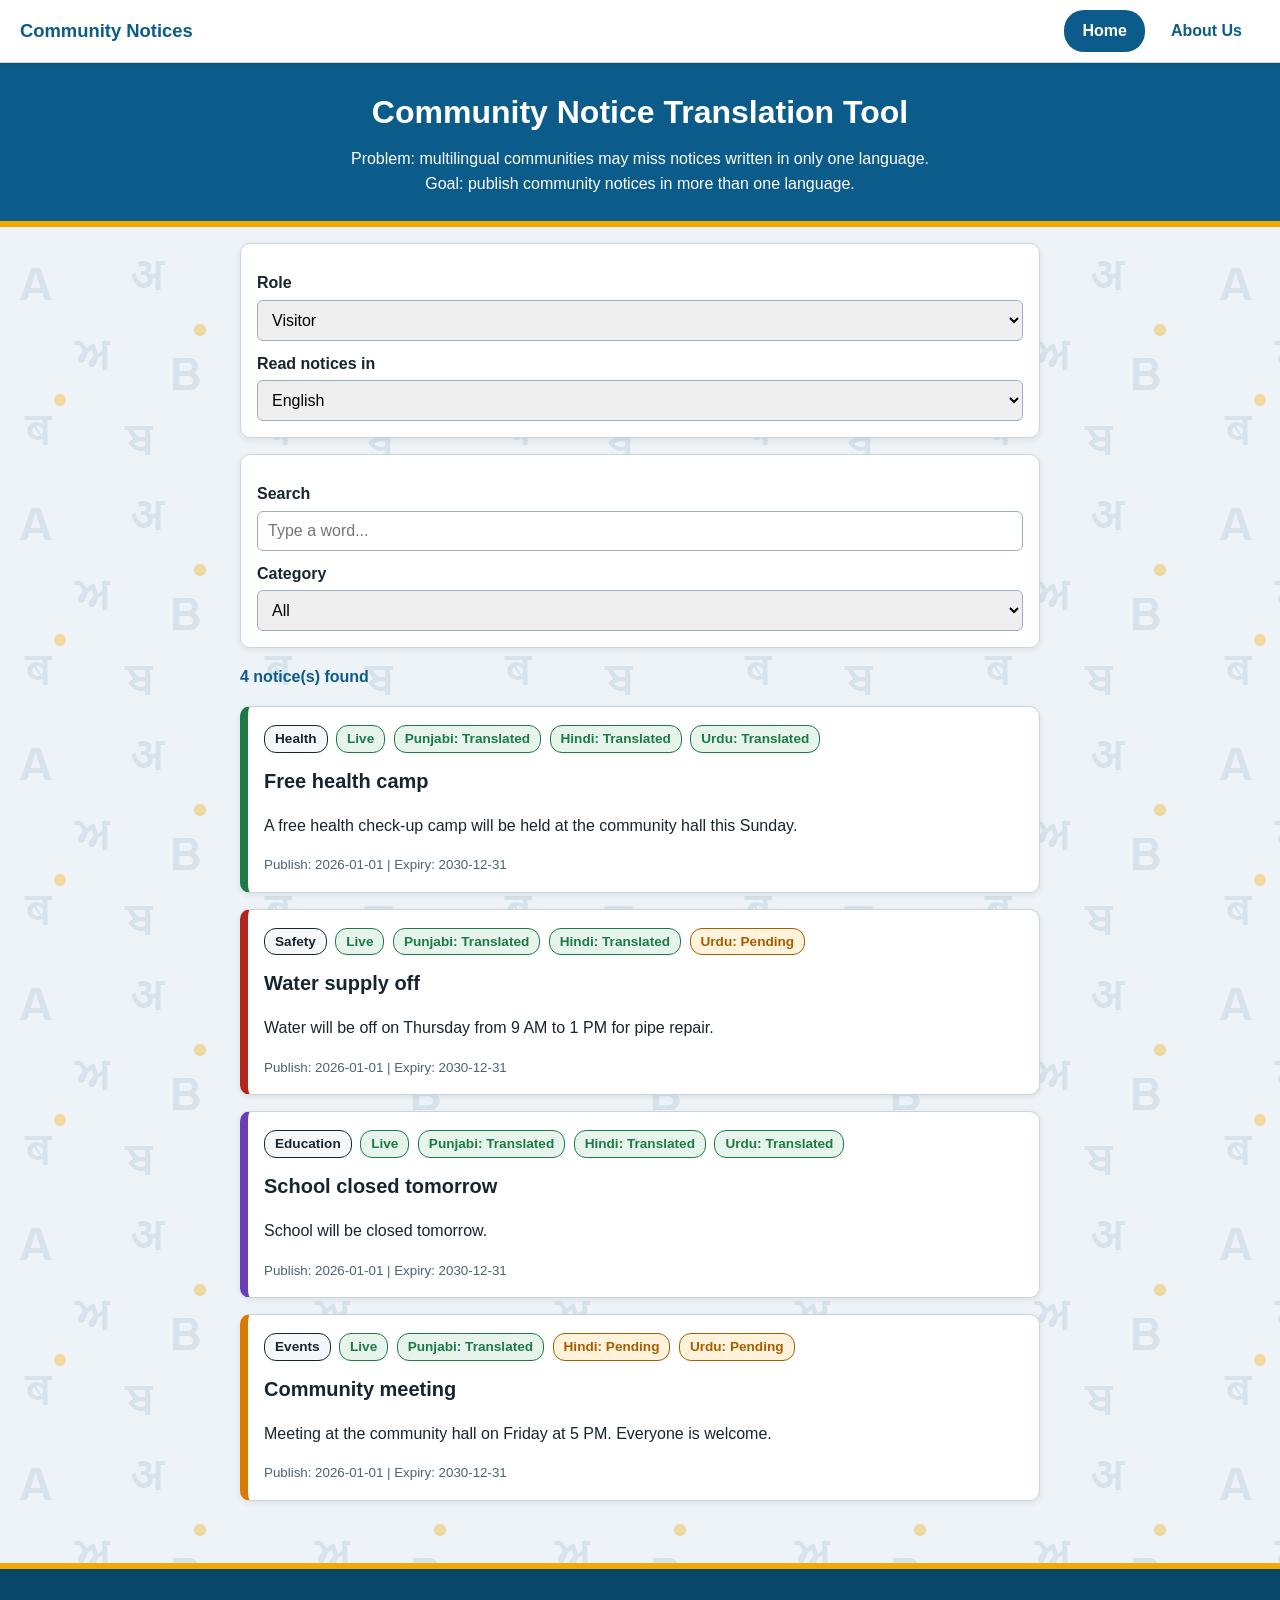
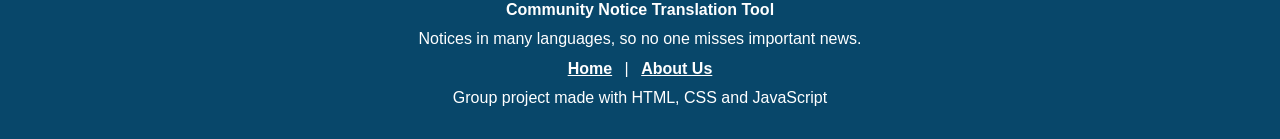
<file: index.html>
<!DOCTYPE html>
<html lang="en">
<head>
<meta charset="UTF-8">
<meta name="viewport" content="width=device-width, initial-scale=1">
<title>Community Notice Translation Tool</title>
<link rel="stylesheet" href="style.css">
</head>

<body>
<a class="skip" href="#notices">Skip to notices</a>

<nav>
  <span class="brand">Community Notices</span>
  <a class="active" href="index.html">Home</a>
  <a href="about.html">About Us</a>
</nav>

<header>
  <h1>Community Notice Translation Tool</h1>
  <p>Problem: multilingual communities may miss notices written in only one language.<br>
     Goal: publish community notices in more than one language.</p>
</header>

<main>
  <!-- Role and language -->
  <div class="box">
    <label for="role">Role</label>
    <select id="role" onchange="updateList()">
      <option value="visitor">Visitor</option>
      <option value="admin">Admin</option>
    </select>

    <label for="language">Read notices in</label>
    <select id="language" onchange="updateList()">
      <option value="en">English</option>
      <option value="pa">ਪੰਜਾਬੀ (Punjabi)</option>
      <option value="hi">हिन्दी (Hindi)</option>
      <option value="ur">اردو (Urdu)</option>
    </select>
  </div>

  <!-- Create notice (only Admin can see this) -->
  <div class="box" id="form">
    <h2>Create a notice</h2>

    <label for="category">Category</label>
    <select id="category">
      <option>Health</option>
      <option>Education</option>
      <option>Safety</option>
      <option>Events</option>
    </select>

    <label for="titleEn">Title (English)</label>
    <input id="titleEn">
    <label for="textEn">Message (English)</label>
    <textarea id="textEn"></textarea>

    <button onclick="translateNotice()">Translate to Punjabi, Hindi and Urdu</button>
    <p id="translateMsg" aria-live="polite"></p>

    <label for="titlePa">Title (Punjabi)</label>
    <input id="titlePa">
    <label for="textPa">Message (Punjabi)</label>
    <textarea id="textPa"></textarea>

    <label for="titleHi">Title (Hindi)</label>
    <input id="titleHi">
    <label for="textHi">Message (Hindi)</label>
    <textarea id="textHi"></textarea>

    <label for="titleUr">Title (Urdu)</label>
    <input id="titleUr" dir="rtl">
    <label for="textUr">Message (Urdu)</label>
    <textarea id="textUr" dir="rtl"></textarea>

    <small>You can also leave a language empty. Its status will be "Pending".</small>

    <label for="publish">Publish date</label>
    <input type="date" id="publish">
    <label for="expiry">Expiry date</label>
    <input type="date" id="expiry">

    <button onclick="addNotice()">Save notice</button>
  </div>

  <!-- Search and category filter -->
  <div class="box">
    <label for="search">Search</label>
    <input id="search" oninput="updateList()" placeholder="Type a word...">

    <label for="filter">Category</label>
    <select id="filter" onchange="updateList()">
      <option>All</option>
      <option>Health</option>
      <option>Education</option>
      <option>Safety</option>
      <option>Events</option>
    </select>
  </div>

  <p id="count" aria-live="polite"></p>

  <!-- All notices. Each notice has one part for each language (classes: en, pa, hi, ur) -->
  <div id="notices">

    <div class="box notice Health">
      <span class="tag">Health</span>
      <span class="tag green">Live</span>
      <span class="tag green">Punjabi: Translated</span>
      <span class="tag green">Hindi: Translated</span>
      <span class="tag green">Urdu: Translated</span>
      <div class="en">
        <h3>Free health camp</h3>
        <p>A free health check-up camp will be held at the community hall this Sunday.</p>
      </div>
      <div class="pa">
        <h3>ਮੁਫ਼ਤ ਸਿਹਤ ਕੈਂਪ</h3>
        <p>ਇਸ ਐਤਵਾਰ ਕਮਿਊਨਿਟੀ ਹਾਲ ਵਿੱਚ ਮੁਫ਼ਤ ਸਿਹਤ ਜਾਂਚ ਕੈਂਪ ਲੱਗੇਗਾ।</p>
      </div>
      <div class="hi">
        <h3>मुफ़्त स्वास्थ्य शिविर</h3>
        <p>इस रविवार सामुदायिक भवन में मुफ़्त स्वास्थ्य जाँच शिविर लगेगा।</p>
      </div>
      <div class="ur" dir="rtl">
        <h3>مفت صحت کیمپ</h3>
        <p>اس اتوار کمیونٹی ہال میں مفت صحت معائنہ کیمپ لگے گا۔</p>
      </div>
      <small>Publish: 2026-01-01 | Expiry: 2030-12-31</small>
    </div>

    <div class="box notice Safety">
      <span class="tag">Safety</span>
      <span class="tag green">Live</span>
      <span class="tag green">Punjabi: Translated</span>
      <span class="tag green">Hindi: Translated</span>
      <span class="tag orange">Urdu: Pending</span>
      <div class="en">
        <h3>Water supply off</h3>
        <p>Water will be off on Thursday from 9 AM to 1 PM for pipe repair.</p>
      </div>
      <div class="pa">
        <h3>ਪਾਣੀ ਦੀ ਸਪਲਾਈ ਬੰਦ</h3>
        <p>ਪਾਈਪ ਦੀ ਮੁਰੰਮਤ ਕਾਰਨ ਵੀਰਵਾਰ ਨੂੰ ਸਵੇਰੇ 9 ਵਜੇ ਤੋਂ ਦੁਪਹਿਰ 1 ਵਜੇ ਤੱਕ ਪਾਣੀ ਬੰਦ ਰਹੇਗਾ।</p>
      </div>
      <div class="hi">
        <h3>पानी की आपूर्ति बंद</h3>
        <p>पाइप की मरम्मत के कारण गुरुवार को सुबह 9 बजे से दोपहर 1 बजे तक पानी बंद रहेगा।</p>
      </div>
      <div class="ur">
        <p><i>Urdu translation is pending. Showing English.</i></p>
        <h3>Water supply off</h3>
        <p>Water will be off on Thursday from 9 AM to 1 PM for pipe repair.</p>
      </div>
      <small>Publish: 2026-01-01 | Expiry: 2030-12-31</small>
    </div>

    <div class="box notice Education">
      <span class="tag">Education</span>
      <span class="tag green">Live</span>
      <span class="tag green">Punjabi: Translated</span>
      <span class="tag green">Hindi: Translated</span>
      <span class="tag green">Urdu: Translated</span>
      <div class="en">
        <h3>School closed tomorrow</h3>
        <p>School will be closed tomorrow.</p>
      </div>
      <div class="pa">
        <h3>ਸਕੂਲ ਕੱਲ੍ਹ ਬੰਦ</h3>
        <p>ਸਕੂਲ ਕੱਲ੍ਹ ਬੰਦ ਰਹੇਗਾ।</p>
      </div>
      <div class="hi">
        <h3>स्कूल कल बंद</h3>
        <p>स्कूल कल बंद रहेगा।</p>
      </div>
      <div class="ur" dir="rtl">
        <h3>اسکول کل بند</h3>
        <p>اسکول کل بند رہے گا۔</p>
      </div>
      <small>Publish: 2026-01-01 | Expiry: 2030-12-31</small>
    </div>

    <div class="box notice Events">
      <span class="tag">Events</span>
      <span class="tag green">Live</span>
      <span class="tag green">Punjabi: Translated</span>
      <span class="tag orange">Hindi: Pending</span>
      <span class="tag orange">Urdu: Pending</span>
      <div class="en">
        <h3>Community meeting</h3>
        <p>Meeting at the community hall on Friday at 5 PM. Everyone is welcome.</p>
      </div>
      <div class="pa">
        <h3>ਕਮਿਊਨਿਟੀ ਮੀਟਿੰਗ</h3>
        <p>ਸ਼ੁੱਕਰਵਾਰ ਨੂੰ ਸ਼ਾਮ 5 ਵਜੇ ਕਮਿਊਨਿਟੀ ਹਾਲ ਵਿੱਚ ਮੀਟਿੰਗ ਹੋਵੇਗੀ। ਸਭ ਦਾ ਸਵਾਗਤ ਹੈ।</p>
      </div>
      <div class="hi">
        <p><i>Hindi translation is pending. Showing English.</i></p>
        <h3>Community meeting</h3>
        <p>Meeting at the community hall on Friday at 5 PM. Everyone is welcome.</p>
      </div>
      <div class="ur">
        <p><i>Urdu translation is pending. Showing English.</i></p>
        <h3>Community meeting</h3>
        <p>Meeting at the community hall on Friday at 5 PM. Everyone is welcome.</p>
      </div>
      <small>Publish: 2026-01-01 | Expiry: 2030-12-31</small>
    </div>

    <div class="box notice Events notlive">
      <span class="tag">Events</span>
      <span class="tag red">Expired</span>
      <span class="tag orange">Punjabi: Pending</span>
      <span class="tag orange">Hindi: Pending</span>
      <span class="tag orange">Urdu: Pending</span>
      <div class="en">
        <h3>Old village mela</h3>
        <p>This event has finished.</p>
      </div>
      <div class="pa">
        <p><i>Punjabi translation is pending. Showing English.</i></p>
        <h3>Old village mela</h3>
        <p>This event has finished.</p>
      </div>
      <div class="hi">
        <p><i>Hindi translation is pending. Showing English.</i></p>
        <h3>Old village mela</h3>
        <p>This event has finished.</p>
      </div>
      <div class="ur">
        <p><i>Urdu translation is pending. Showing English.</i></p>
        <h3>Old village mela</h3>
        <p>This event has finished.</p>
      </div>
      <small>Publish: 2025-01-01 | Expiry: 2025-02-01</small>
    </div>

  </div>
</main>

<footer>
  <p><b>Community Notice Translation Tool</b></p>
  <p>Notices in many languages, so no one misses important news.</p>
  <p><a href="index.html">Home</a> | <a href="about.html">About Us</a></p>
  <p>Group project made with HTML, CSS and JavaScript</p>
</footer>

<script src="script.js"></script>
</body>
</html>
</file>
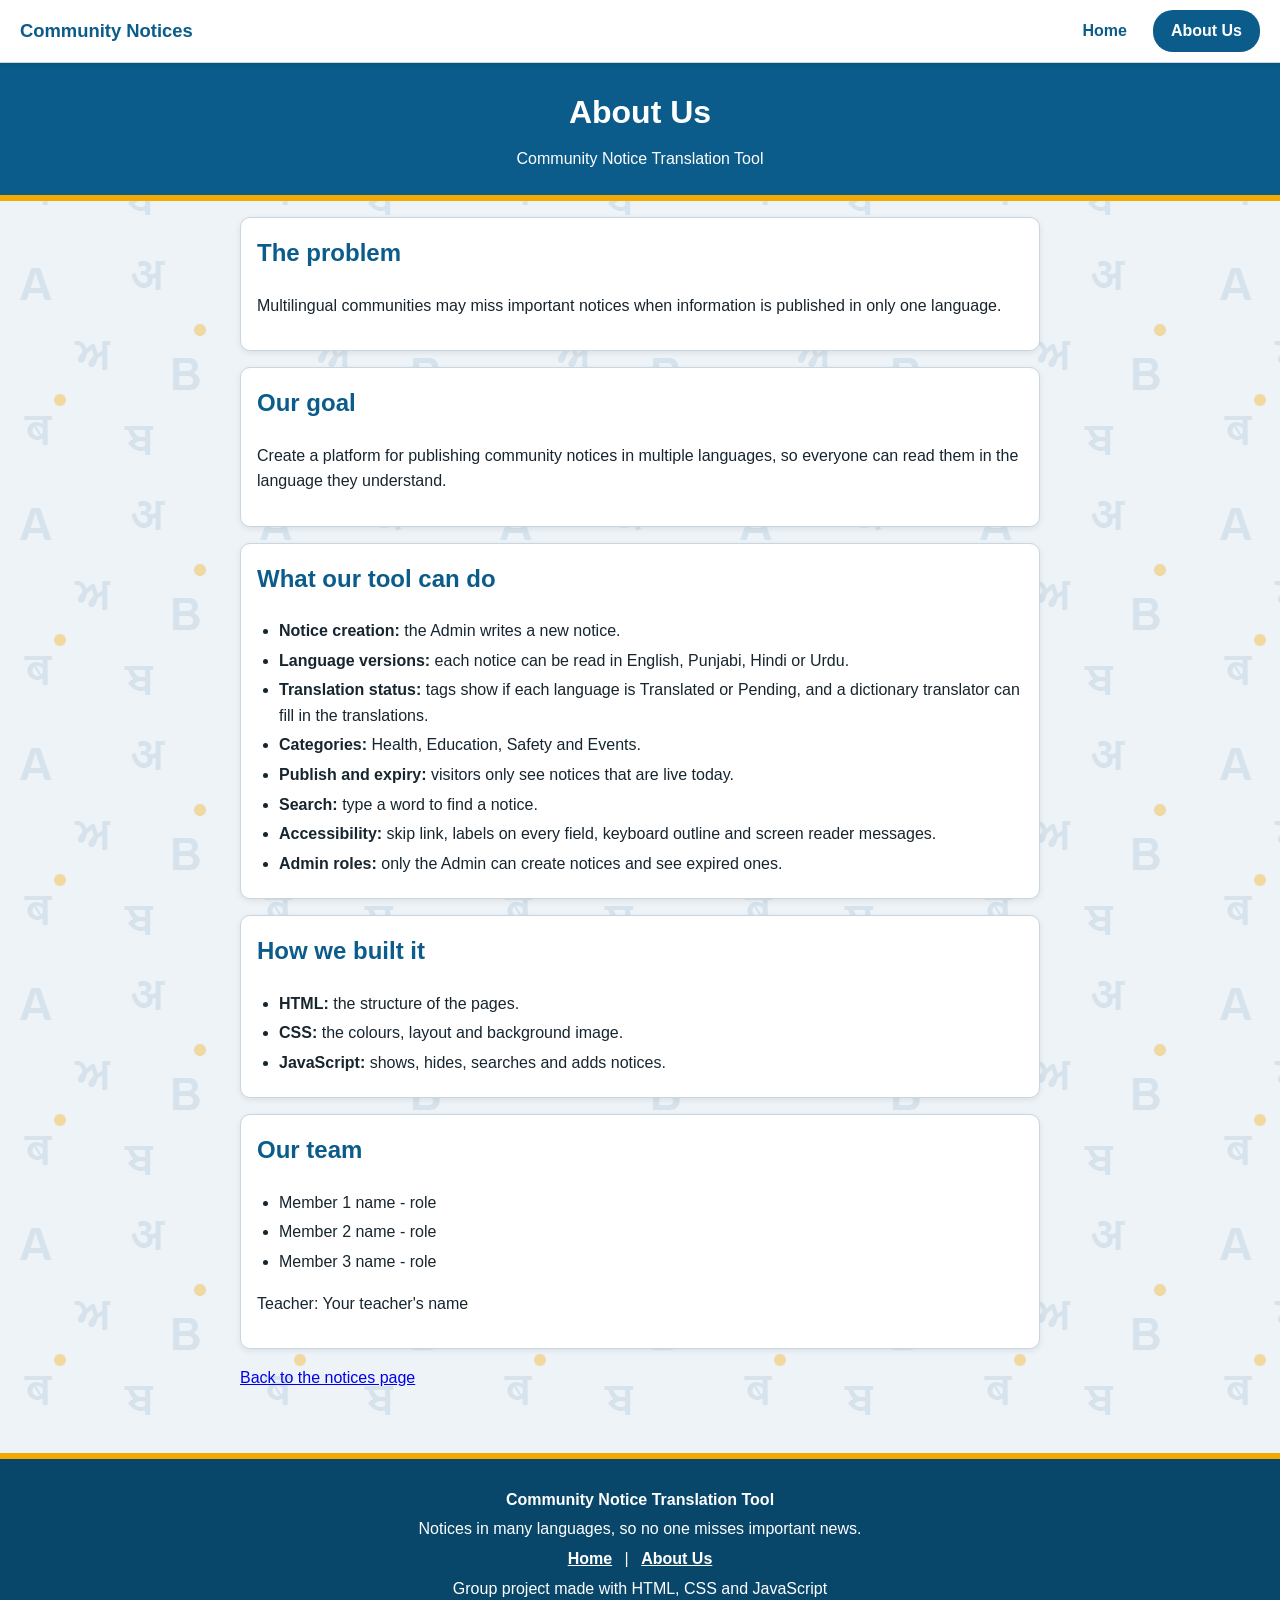
<file: about.html>
<!DOCTYPE html>
<html lang="en">
<head>
<meta charset="UTF-8">
<meta name="viewport" content="width=device-width, initial-scale=1">
<title>About Us - Community Notice Translation Tool</title>
<link rel="stylesheet" href="style.css">
</head>

<body>
<a class="skip" href="#content">Skip to content</a>

<nav>
  <span class="brand">Community Notices</span>
  <a href="index.html">Home</a>
  <a class="active" href="about.html">About Us</a>
</nav>

<header>
  <h1>About Us</h1>
  <p>Community Notice Translation Tool</p>
</header>

<main id="content">

  <div class="box">
    <h2>The problem</h2>
    <p>Multilingual communities may miss important notices when information is published in only one language.</p>
  </div>

  <div class="box">
    <h2>Our goal</h2>
    <p>Create a platform for publishing community notices in multiple languages, so everyone can read them in the language they understand.</p>
  </div>

  <div class="box">
    <h2>What our tool can do</h2>
    <ul>
      <li><b>Notice creation:</b> the Admin writes a new notice.</li>
      <li><b>Language versions:</b> each notice can be read in English, Punjabi, Hindi or Urdu.</li>
      <li><b>Translation status:</b> tags show if each language is Translated or Pending, and a dictionary translator can fill in the translations.</li>
      <li><b>Categories:</b> Health, Education, Safety and Events.</li>
      <li><b>Publish and expiry:</b> visitors only see notices that are live today.</li>
      <li><b>Search:</b> type a word to find a notice.</li>
      <li><b>Accessibility:</b> skip link, labels on every field, keyboard outline and screen reader messages.</li>
      <li><b>Admin roles:</b> only the Admin can create notices and see expired ones.</li>
    </ul>
  </div>

  <div class="box">
    <h2>How we built it</h2>
    <ul>
      <li><b>HTML:</b> the structure of the pages.</li>
      <li><b>CSS:</b> the colours, layout and background image.</li>
      <li><b>JavaScript:</b> shows, hides, searches and adds notices.</li>
    </ul>
  </div>

  <div class="box">
    <h2>Our team</h2>
    <ul>
      <li>Member 1 name - role</li>
      <li>Member 2 name - role</li>
      <li>Member 3 name - role</li>
    </ul>
    <p>Teacher: Your teacher's name</p>
  </div>

  <p><a href="index.html">Back to the notices page</a></p>

</main>

<footer>
  <p><b>Community Notice Translation Tool</b></p>
  <p>Notices in many languages, so no one misses important news.</p>
  <p><a href="index.html">Home</a> | <a href="about.html">About Us</a></p>
  <p>Group project made with HTML, CSS and JavaScript</p>
</footer>
</body>
</html>
</file>
<file: style.css>
/* CSS: the LOOK of the page */

/* ---------- Basic page ---------- */
body {
  font-family: Arial, sans-serif;
  background: #eef3f7 url("bg.svg");   /* background image (repeats like tiles) */
  color: #17252f;
  margin: 0;
  line-height: 1.6;
  background: #eef3f7 url("image.png");   

}

header {
  background: #0b5c8a;
  color: white;
  padding: 24px 16px;
  border-bottom: 6px solid #f2a900;   /* yellow line under the header */
  text-align: center;
}
header h1 { margin: 0 0 8px; font-size: 2rem; }
header p { margin: 0; max-width: 650px; margin: auto; }

main { max-width: 800px; margin: auto; padding: 16px; }

h2 { margin-top: 0; color: #0b5c8a; }
h3 { margin: 10px 0 4px; font-size: 1.25rem; }

/* ---------- Skip link (hidden until you press Tab) ---------- */
.skip { position: absolute; left: -999px; }
.skip:focus { left: 10px; top: 10px; background: white; color: black; padding: 8px; z-index: 10; }

/* ---------- Navigation bar (a white bar at the top that stays when you scroll) ---------- */
nav {
  display: flex;
  align-items: center;
  gap: 8px;
  background: white;
  padding: 10px 20px;
  border-bottom: 1px solid #c9d6df;
  box-shadow: 0 2px 6px rgba(0, 0, 0, 0.1);
  position: sticky;      /* stays at the top while scrolling */
  top: 0;
  z-index: 5;
}
nav .brand {
  font-weight: bold;
  font-size: 1.15rem;
  color: #0b5c8a;
  margin-right: auto;    /* pushes the links to the right side */
}
nav a {
  color: #0b5c8a;
  font-weight: bold;
  text-decoration: none;
  padding: 8px 18px;
  border-radius: 20px;   /* round pill shape */
}
nav a:hover { background: #dcebf5; }
/* The page you are on now (class "active" in the HTML) */
nav a.active { background: #0b5c8a; color: white; }

/* Space for the sticky bar when jumping to a link like #notices */
html { scroll-padding-top: 70px; }

/* ---------- Footer ---------- */
footer {
  background: #08476a;
  color: white;
  text-align: center;
  padding: 24px 16px;
  margin-top: 30px;
  border-top: 6px solid #f2a900;
}
footer p { margin: 4px 0; }
footer a { color: white; font-weight: bold; margin: 0 8px; }
footer a:hover { color: #f2a900; }

/* Keep the footer low on short pages (like About Us) */
main { min-height: 60vh; }

/* ---------- About page ---------- */
.box ul { margin: 6px 0; padding-left: 22px; }
.box li { margin-bottom: 4px; }
.box a { color: #0b5c8a; font-weight: bold; }

/* ---------- Boxes (cards) ---------- */
.box {
  background: white;
  border: 1px solid #c9d6df;
  border-radius: 10px;
  padding: 16px;
  margin-bottom: 16px;
  box-shadow: 0 2px 6px rgba(0, 0, 0, 0.08);   /* soft shadow */
}

/* ---------- Form fields and buttons ---------- */
label { display: block; font-weight: bold; margin-top: 10px; margin-bottom: 4px; }

input, select, textarea, button {
  font-size: 1rem;
  padding: 10px;
  width: 100%;
  box-sizing: border-box;
  border: 1px solid #9bb0bf;
  border-radius: 6px;
}
textarea { min-height: 70px; }

input:hover, select:hover, textarea:hover { border-color: #0b5c8a; }

button {
  background: #f2a900;
  border: none;
  font-weight: bold;
  cursor: pointer;
  margin-top: 12px;
  transition: background 0.2s, transform 0.1s;   /* smooth change */
}
button:hover { background: #ffc233; }
button:active { transform: scale(0.98); }       /* small "press" effect */

/* The create form is hidden at first. JavaScript shows it for Admin. */
#form { display: none; border-top: 5px solid #f2a900; }

/* ---------- Result count ---------- */
#count { font-weight: bold; color: #0b5c8a; }

/* ---------- Notices ---------- */
.notice { border-left: 8px solid #0b5c8a; transition: transform 0.2s, box-shadow 0.2s; }
.notice:hover { transform: translateY(-3px); box-shadow: 0 6px 14px rgba(0, 0, 0, 0.15); }

/* A different colour for each category */
.notice.Health    { border-left-color: #1d7a46; }   /* green */
.notice.Education { border-left-color: #6a3fb5; }   /* purple */
.notice.Safety    { border-left-color: #b3261e; }   /* red */
.notice.Events    { border-left-color: #d97b00; }   /* orange */

/* Notices that are not live (expired or scheduled) look faded and dashed */
.notlive { opacity: 0.75; border-style: dashed; }

.notice small { color: #4d6270; display: block; margin-top: 10px; }

/* ---------- Small coloured tags ---------- */
.tag {
  display: inline-block;
  padding: 2px 10px;
  border-radius: 12px;
  border: 1px solid;
  font-size: 0.85rem;
  font-weight: bold;
  margin: 2px 4px 2px 0;
  background: #f5f8fa;
}
.green  { color: #1d7a46; background: #e6f4ec; }
.orange { color: #a65d00; background: #fff3dc; }
.red    { color: #b3261e; background: #fdeceb; }

/* ---------- LANGUAGE: by default show English and hide the other languages ---------- */
.pa, .hi, .ur { display: none; }
/* When JavaScript sets the class "show-pa" (or show-hi, show-ur), do the opposite */
#notices.show-pa .pa, #notices.show-hi .hi, #notices.show-ur .ur { display: block; }
#notices.show-pa .en, #notices.show-hi .en, #notices.show-ur .en { display: none; }

/* ---------- Accessibility: clear outline when using the keyboard ---------- */
:focus { outline: 3px solid #ff6f00; outline-offset: 2px; }

/* ---------- Phones: smaller title and padding ---------- */
@media (max-width: 600px) {
  header h1 { font-size: 1.5rem; }
  main { padding: 10px; }
}

/* ---------- Phones: nav wraps and is centered ---------- */
@media (max-width: 600px) {
  nav { flex-wrap: wrap; justify-content: center; padding: 8px; }
  nav .brand { width: 100%; text-align: center; margin-right: 0; }
}
</file>
